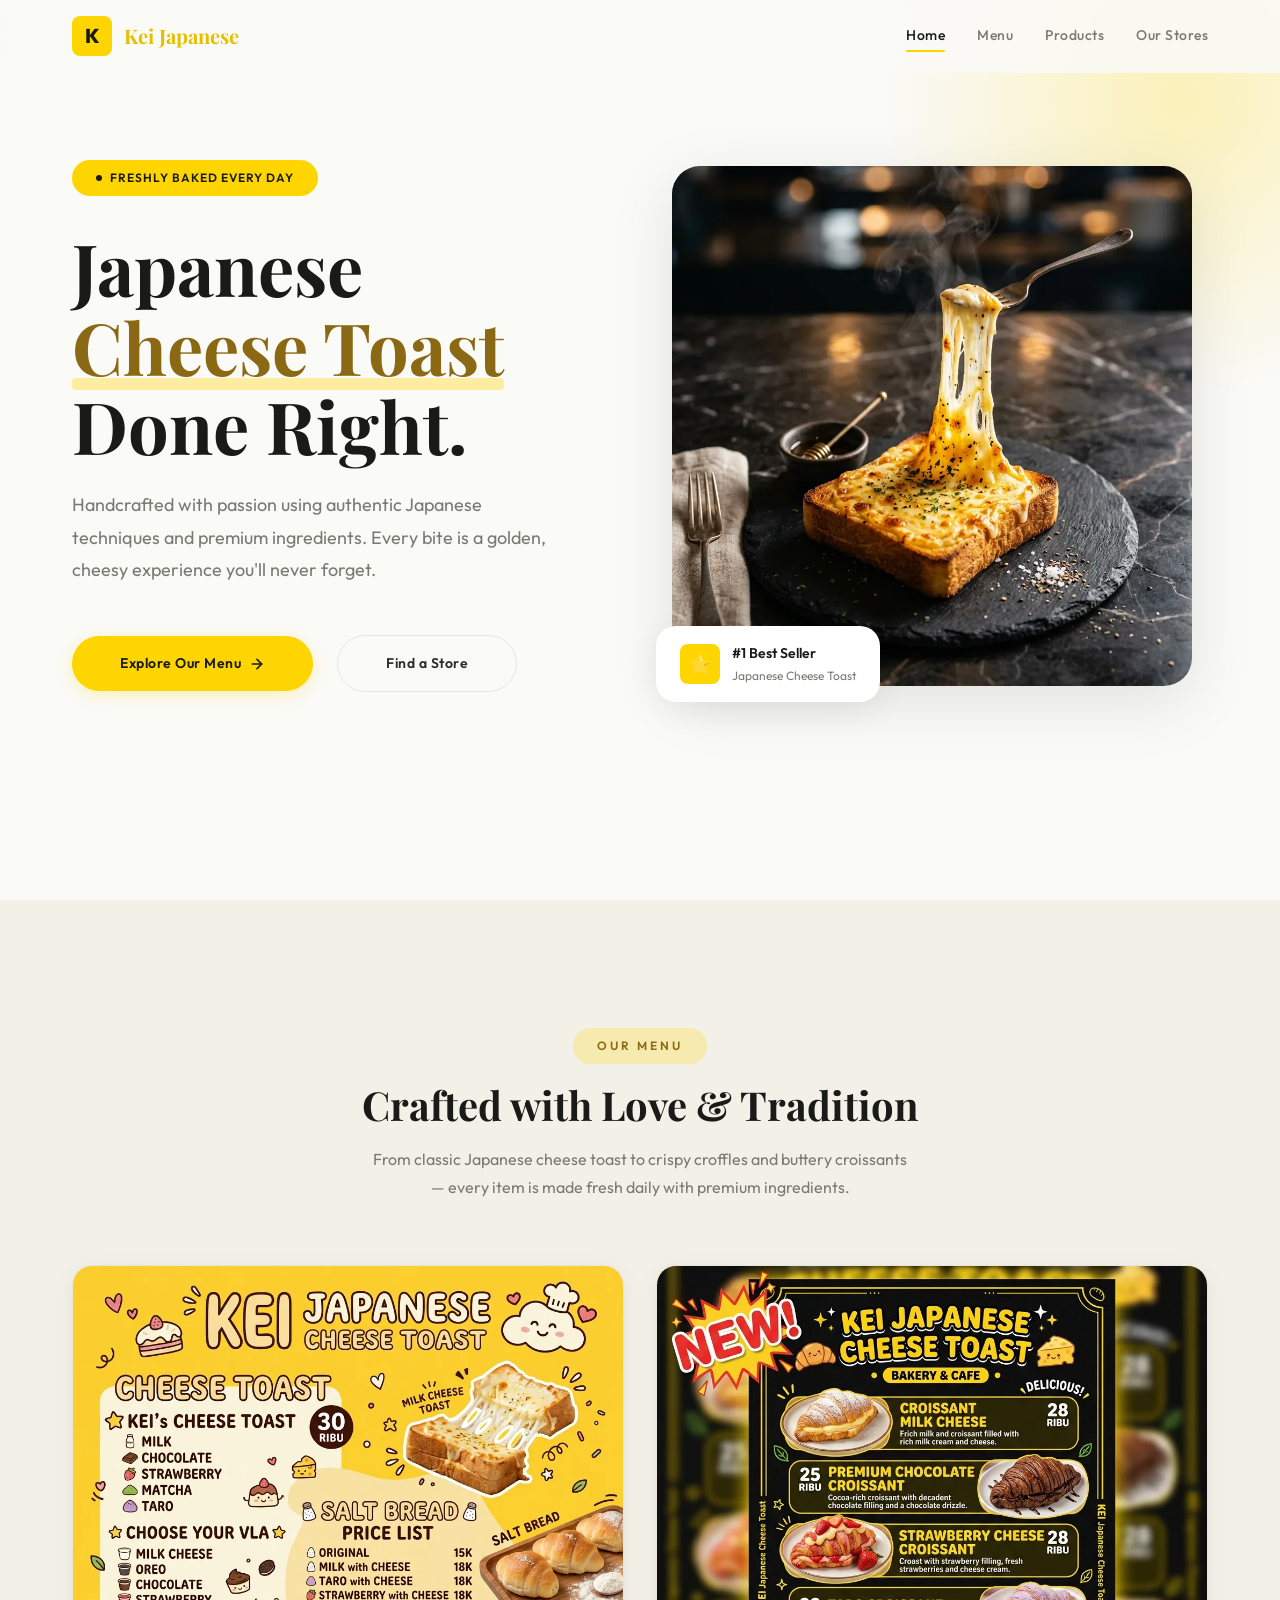
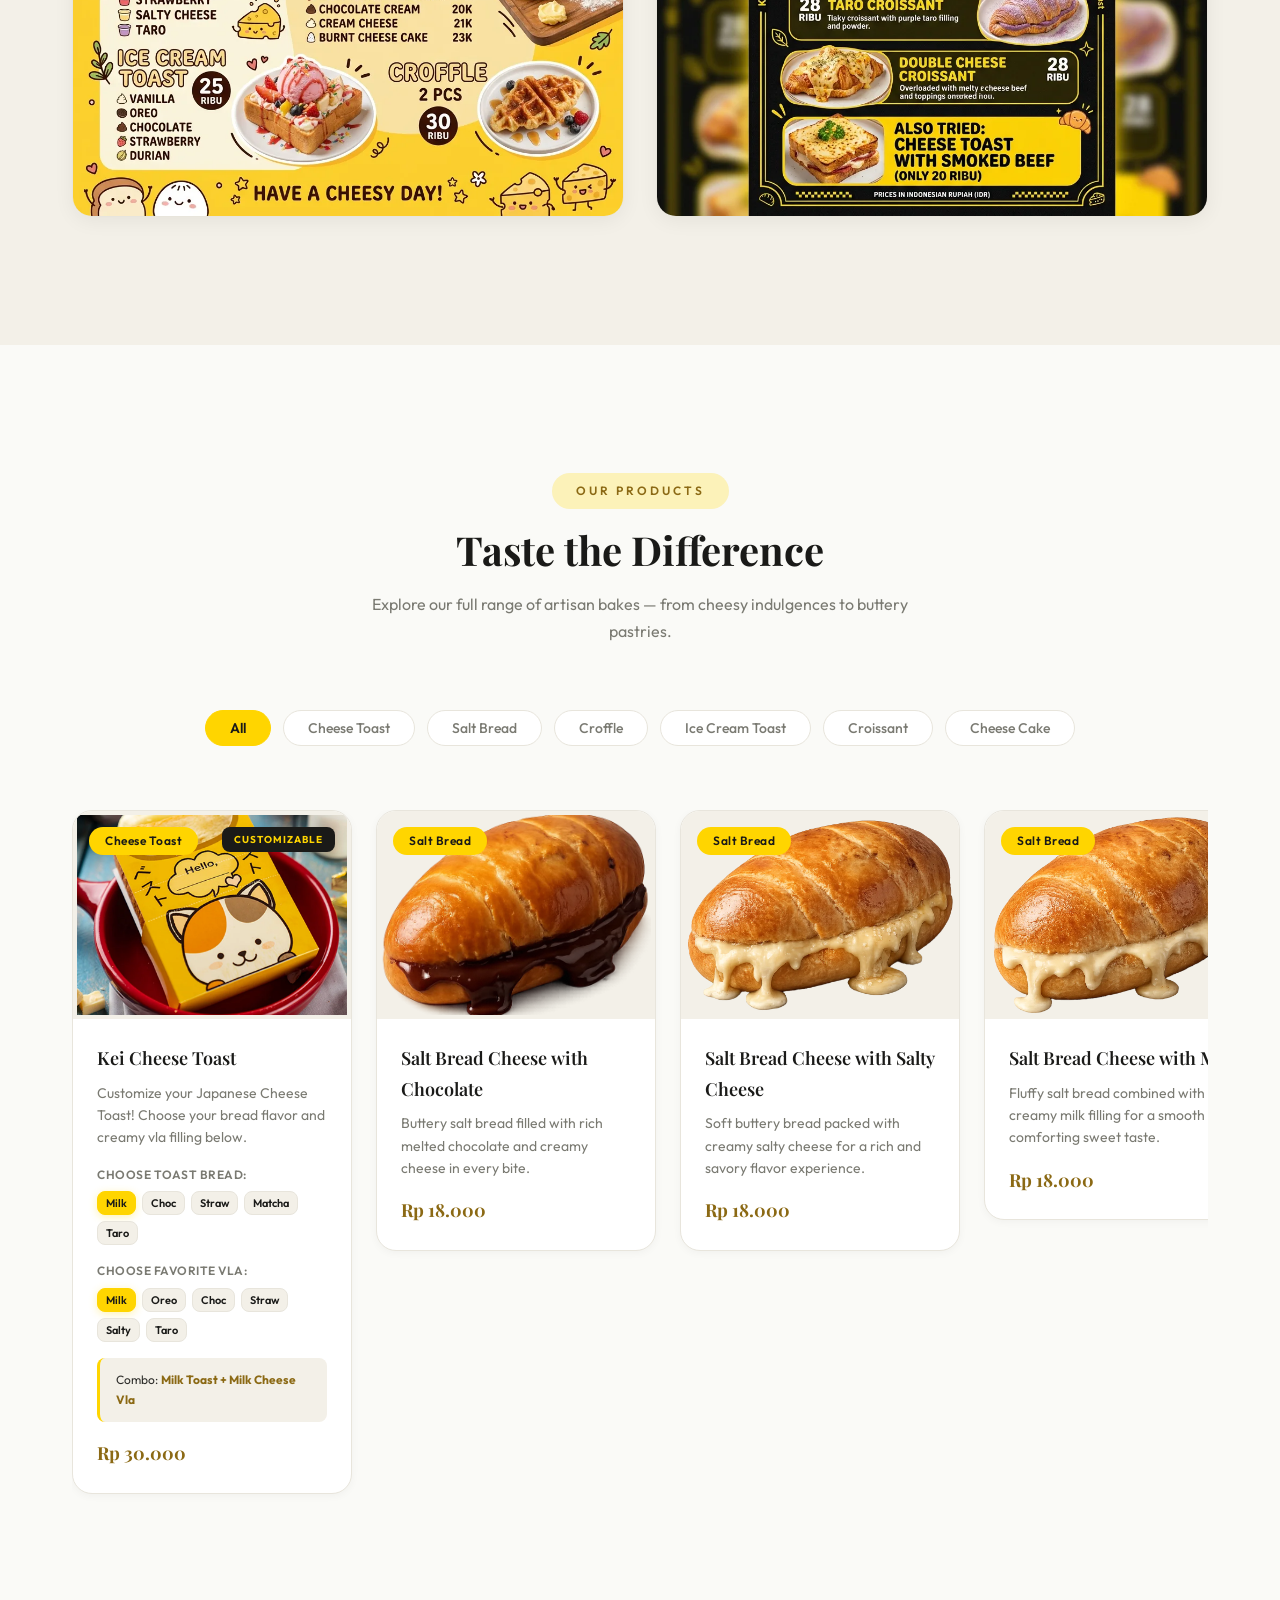
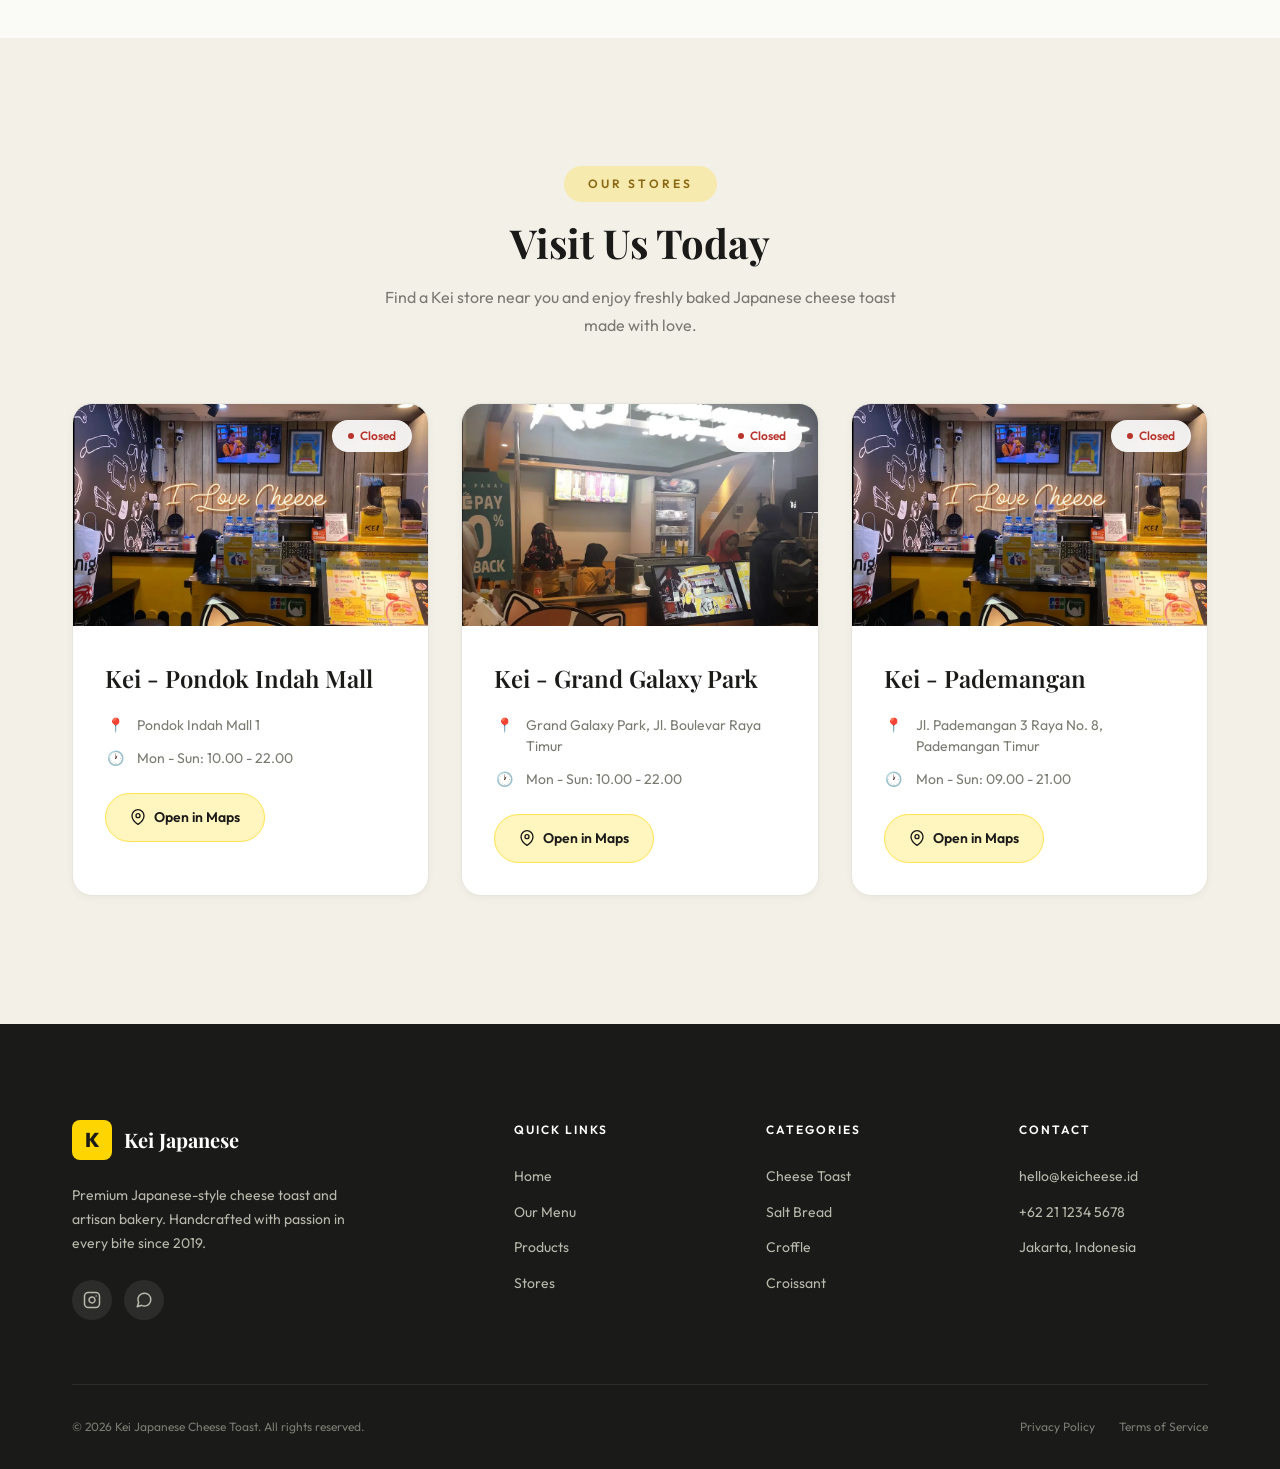
<file: index.html>
<!DOCTYPE html>
<html lang="en">

<head>
  <meta charset="UTF-8" />
  <meta name="viewport" content="width=device-width, initial-scale=1.0" />
  <title>Kei Japanese Cheese Toast — Premium Artisan Bakery</title>
  <meta name="description"
    content="Kei Japanese Cheese Toast offers premium handcrafted Japanese-style cheese toast, salt bread, croffles, and croissants. Made fresh daily with authentic Japanese techniques." />
  <meta name="keywords" content="Kei, Japanese, Cheese Toast, Bakery, Salt Bread, Croffle, Croissant, Artisan" />
  <meta name="author" content="Kei Japanese Cheese Toast" />

  <!-- Open Graph -->
  <meta property="og:title" content="Kei Japanese Cheese Toast — Premium Artisan Bakery" />
  <meta property="og:description"
    content="Handcrafted Japanese-style cheese toast, salt bread, croffles, and more. Made fresh daily." />
  <meta property="og:type" content="website" />

  <!-- Favicon -->
  <link rel="icon" type="image/svg+xml" href="assets/images/favicon.svg" />

  <!-- Stylesheet -->
  <link rel="stylesheet" href="assets/css/style.css" />
</head>

<body>

  <!-- Skip to main content for screen readers -->
  <a href="#main-content" class="skip-link">Skip to main content</a>

  <!-- ==========================================
       NAVBAR
       ========================================== -->
  <nav class="navbar" id="navbar" aria-label="Main navigation">
    <div class="container navbar__inner">

      <!-- Logo -->
      <a href="#hero" class="navbar__logo" id="nav-logo" aria-label="Kei Japanese Home">
        <div class="navbar__logo-icon">K</div>
        <div class="navbar__logo-text">Kei Japanese</div>
      </a>

      <!-- Navigation Links -->
      <div class="navbar__links" id="navbar-links" role="navigation" aria-label="Site Navigation">
        <a href="#hero" class="navbar__link active" id="nav-home">Home</a>
        <a href="#menu" class="navbar__link" id="nav-menu">Menu</a>
        <a href="#products" class="navbar__link" id="nav-products">Products</a>
        <a href="#stores" class="navbar__link" id="nav-stores">Our Stores</a>
      </div>

      <!-- Mobile Toggle -->
      <button class="navbar__toggle" id="navbar-toggle" aria-label="Toggle navigation menu" aria-expanded="false" aria-controls="navbar-links">
        <span></span>
        <span></span>
        <span></span>
      </button>
    </div>

    <!-- Mobile Overlay -->
    <div class="navbar__overlay" id="navbar-overlay" aria-hidden="true"></div>
  </nav>

  <!-- ==========================================
       MAIN CONTENT LANDMARK
       ========================================== -->
  <main id="main-content">

    <!-- ==========================================
         HERO SECTION
         ========================================== -->
    <section class="hero section-padding" id="hero">
    <div class="hero__bg-accent"></div>
    <div class="container hero__inner">

      <!-- Content -->
      <div class="hero__content">
        <div class="hero__badge">
          <span class="hero__badge-dot"></span>
          Freshly Baked Every Day
        </div>
        <h1 class="hero__title">
          Japanese<br />
          <span class="highlight">Cheese Toast</span><br />
          Done Right.
        </h1>
        <p class="hero__description">
          Handcrafted with passion using authentic Japanese techniques and premium ingredients.
          Every bite is a golden, cheesy experience you'll never forget.
        </p>
        <div class="hero__actions">
          <a href="#products" class="btn btn--primary" id="hero-cta-explore">
            Explore Our Menu
            <svg width="16" height="16" viewBox="0 0 24 24" fill="none" stroke="currentColor" stroke-width="2.5"
              stroke-linecap="round" stroke-linejoin="round">
              <path d="M5 12h14" />
              <path d="m12 5 7 7-7 7" />
            </svg>
          </a>
          <a href="#stores" class="btn btn--outline" id="hero-cta-stores">
            Find a Store
          </a>
        </div>
      </div>

      <!-- Image -->
      <div class="hero__image-wrapper">
        <img class="hero__image" src="assets/images/hero-cheese-toast.webp" alt="Handcrafted Japanese cheese toast with stretchy golden cheese on a dark slate plate" loading="eager" fetchpriority="high" />
        <div class="hero__image-badge">
          <div class="hero__image-badge-icon">⭐</div>
          <div class="hero__image-badge-text">
            #1 Best Seller
            <span>Japanese Cheese Toast</span>
          </div>
        </div>
      </div>

    </div>
  </section>


  <!-- ==========================================
       MENU SECTION
       ========================================== -->
  <section class="menu section-padding" id="menu">
    <div class="container">

      <!-- Section Header -->
      <div class="section-header reveal">
        <span class="section-label">Our Menu</span>
        <h2 class="section-title">Crafted with Love & Tradition</h2>
        <p class="section-subtitle">
          From classic Japanese cheese toast to crispy croffles and buttery croissants —
          every item is made fresh daily with premium ingredients.
        </p>
      </div>

      <!-- Menu Images Gallery -->
      <div class="menu__gallery reveal">
        <div class="menu__gallery-item" id="menu-image-1">
          <img src="assets/images/menu-1.webp" alt="Kei Japanese Cheese Toast — Full Artisan Menu featuring cheese toast, salt bread, and croffles" loading="lazy" />
        </div>
        <div class="menu__gallery-item" id="menu-image-2">
          <img src="assets/images/menu-2.webp" alt="Kei Japanese Cheese Toast — Specialty Croissant and Beverage Menu" loading="lazy" />
        </div>
      </div>

    </div>
  </section>


  <!-- ==========================================
       PRODUCTS SECTION
       ========================================== -->
  <section class="products section-padding" id="products">
    <div class="container">

      <!-- Section Header -->
      <div class="section-header reveal">
        <span class="section-label">Our Products</span>
        <h2 class="section-title">Taste the Difference</h2>
        <p class="section-subtitle">
          Explore our full range of artisan bakes — from cheesy indulgences to buttery pastries.
        </p>
      </div>

      <!-- Filter Buttons -->
      <div class="products__filters reveal" role="tablist" aria-label="Product categories">
        <button class="filter-btn active" data-filter="all" id="filter-all" role="tab" aria-selected="true" aria-controls="products-grid">All</button>
        <button class="filter-btn" data-filter="cheese-toast" id="filter-cheese-toast" role="tab" aria-selected="false" aria-controls="products-grid">Cheese Toast</button>
        <button class="filter-btn" data-filter="salt-bread" id="filter-salt-bread" role="tab" aria-selected="false" aria-controls="products-grid">Salt Bread</button>
        <button class="filter-btn" data-filter="croffle" id="filter-croffle" role="tab" aria-selected="false" aria-controls="products-grid">Croffle</button>
        <button class="filter-btn" data-filter="ice-cream-toast" id="filter-ice-cream-toast" role="tab" aria-selected="false" aria-controls="products-grid">Ice Cream Toast</button>
        <button class="filter-btn" data-filter="croissant" id="filter-croissant" role="tab" aria-selected="false" aria-controls="products-grid">Croissant</button>
        <button class="filter-btn" data-filter="cheese-cake" id="filter-cheese-cake" role="tab" aria-selected="false" aria-controls="products-grid">Cheese Cake</button>
      </div>

      <!-- Product Grid — switches to horizontal scroll on "All" -->
      <div class="products__grid" id="products-grid" role="region" aria-label="Products catalog">

        <!-- ── Cheese Toast ── -->
        <div class="product-card product-card--customizer reveal reveal-delay-1" data-category="cheese-toast"
          id="product-custom-cheese-toast">
          <div class="product-card__image-wrapper">
            <img class="product-card__image" id="custom-toast-img" src="assets/images/cheese-toast/ct-original.webp" alt="Customizable Japanese Cheese Toast with golden toasted bread and creamy vla filling" loading="lazy" />
            <span class="product-card__category">Cheese Toast</span>
            <div class="product-card__badge-custom">Customizable</div>
          </div>
          <div class="product-card__body">
            <h3 class="product-card__name">Kei Cheese Toast</h3>
            <p class="product-card__desc">Customize your Japanese Cheese Toast! Choose your bread flavor and
              creamy vla filling below.</p>

            <!-- Toast Taste Selector -->
            <div class="customizer-group">
              <span class="customizer-label" id="label-toast-bread">Choose Toast Bread:</span>
              <div class="customizer-options" id="toast-taste-options" role="group" aria-labelledby="label-toast-bread">
                <button class="customizer-btn active" data-type="toast" data-value="Milk" style="--btn-color: #FFF9E6;"
                  title="Milk" aria-label="Milk bread" aria-pressed="true">Milk</button>
                <button class="customizer-btn" data-type="toast" data-value="Chocolate" style="--btn-color: #5C3A21;"
                  title="Chocolate" aria-label="Chocolate bread" aria-pressed="false">Choc</button>
                <button class="customizer-btn" data-type="toast" data-value="Strawberry" style="--btn-color: #FFC0CB;"
                  title="Strawberry" aria-label="Strawberry bread" aria-pressed="false">Straw</button>
                <button class="customizer-btn" data-type="toast" data-value="Matcha" style="--btn-color: #A9DFBF;"
                  title="Matcha" aria-label="Matcha bread" aria-pressed="false">Matcha</button>
                <button class="customizer-btn" data-type="toast" data-value="Taro" style="--btn-color: #D7BDE2;"
                  title="Taro" aria-label="Taro bread" aria-pressed="false">Taro</button>
              </div>
            </div>

            <!-- Vla Flavor Selector -->
            <div class="customizer-group">
              <span class="customizer-label" id="label-vla-flavor">Choose Favorite Vla:</span>
              <div class="customizer-options" id="vla-flavor-options" role="group" aria-labelledby="label-vla-flavor">
                <button class="customizer-btn active" data-type="vla" data-value="Milk Cheese"
                  title="Milk (Cheese)" aria-label="Milk Cheese Vla" aria-pressed="true">Milk</button>
                <button class="customizer-btn" data-type="vla" data-value="Oreo" title="Oreo" aria-label="Oreo Vla" aria-pressed="false">Oreo</button>
                <button class="customizer-btn" data-type="vla" data-value="Chocolate" title="Chocolate" aria-label="Chocolate Vla" aria-pressed="false">Choc</button>
                <button class="customizer-btn" data-type="vla" data-value="Strawberry" title="Strawberry" aria-label="Strawberry Vla" aria-pressed="false">Straw</button>
                <button class="customizer-btn" data-type="vla" data-value="Salty Cheese"
                  title="Salty Cheese (Not Sweet)" aria-label="Salty Cheese Vla" aria-pressed="false">Salty</button>
                <button class="customizer-btn" data-type="vla" data-value="Taro" title="Taro" aria-label="Taro Vla" aria-pressed="false">Taro</button>
              </div>
            </div>

            <!-- Combo Preview -->
            <div class="customizer-preview" aria-live="polite" aria-atomic="true">
              <span class="preview-text">Combo: <strong id="combo-selection">Milk Toast + Milk Cheese
                  Vla</strong></span>
            </div>

            <span class="product-card__price">Rp 30.000</span>
          </div>
        </div>

        <!-- ── Salt Bread ── -->
        <div class="product-card reveal reveal-delay-1" data-category="salt-bread" id="product-classic-salt-bread">
          <div class="product-card__image-wrapper">
            <img class="product-card__image" src="assets/images/salt-bread/sb-chocolate.webp" alt="Salt Bread Cheese filled with rich melted chocolate and creamy cheese" loading="lazy" />
            <span class="product-card__category">Salt Bread</span>
          </div>
          <div class="product-card__body">
            <h3 class="product-card__name">Salt Bread Cheese with Chocolate</h3>
            <p class="product-card__desc">Buttery salt bread filled with rich melted chocolate and creamy cheese in
              every bite.</p>
            <span class="product-card__price">Rp 18.000</span>
          </div>
        </div>

        <div class="product-card reveal reveal-delay-2" data-category="salt-bread" id="product-cheese-salt-bread">
          <div class="product-card__image-wrapper">
            <img class="product-card__image" src="assets/images/salt-bread/sb-salty-cheese.webp" alt="Salt Bread Cheese loaded with savory melted salty cheese" loading="lazy" />
            <span class="product-card__category">Salt Bread</span>
          </div>
          <div class="product-card__body">
            <h3 class="product-card__name">Salt Bread Cheese with Salty Cheese</h3>
            <p class="product-card__desc">Soft buttery bread packed with creamy salty cheese for a rich and savory
              flavor experience.</p>
            <span class="product-card__price">Rp 18.000</span>
          </div>
        </div>

        <div class="product-card reveal reveal-delay-1" data-category="salt-bread" id="product-classic-salt-bread">
          <div class="product-card__image-wrapper">
            <img class="product-card__image" src="assets/images/salt-bread/sb-milk.webp" alt="Salt Bread Cheese filled with smooth sweet milk cream" loading="lazy" />
            <span class="product-card__category">Salt Bread</span>
          </div>
          <div class="product-card__body">
            <h3 class="product-card__name">Salt Bread Cheese with Milk</h3>
            <p class="product-card__desc">Fluffy salt bread combined with creamy milk filling for a smooth and
              comforting sweet taste.</p>
            <span class="product-card__price">Rp 18.000</span>
          </div>
        </div>

        <div class="product-card reveal reveal-delay-2" data-category="salt-bread" id="product-cheese-salt-bread">
          <div class="product-card__image-wrapper">
            <img class="product-card__image" src="assets/images/salt-bread/sb-strawberry.webp" alt="Salt Bread Cheese filled with sweet strawberry glaze and cream cheese" loading="lazy" />
            <span class="product-card__category">Salt Bread</span>
          </div>
          <div class="product-card__body">
            <h3 class="product-card__name">Salt Bread Cheese with Strawberry</h3>
            <p class="product-card__desc">Buttery salt bread filled with creamy cheese and sweet strawberry flavor,
              perfectly balanced and refreshing.</p>
            <span class="product-card__price">Rp 22.000</span>
          </div>
        </div>

        <div class="product-card reveal reveal-delay-1" data-category="salt-bread" id="product-classic-salt-bread">
          <div class="product-card__image-wrapper">
            <img class="product-card__image" src="assets/images/salt-bread/sb-taro.webp" alt="Salt Bread Cheese filled with fragrant purple taro cream" loading="lazy" />
            <span class="product-card__category">Salt Bread</span>
          </div>
          <div class="product-card__body">
            <h3 class="product-card__name">Salt Bread Cheese with Taro</h3>
            <p class="product-card__desc">Soft salt bread with creamy taro filling and cheese for a unique sweet savory
              combination.</p>
            <span class="product-card__price">Rp 20.000</span>
          </div>
        </div>

        <div class="product-card reveal reveal-delay-2" data-category="salt-bread" id="product-cheese-salt-bread">
          <div class="product-card__image-wrapper">
            <img class="product-card__image" src="assets/images/salt-bread/sb-original.webp" alt="Classic Japanese Salt Bread with buttery flaky crust" loading="lazy" />
            <span class="product-card__category">Salt Bread</span>
          </div>
          <div class="product-card__body">
            <h3 class="product-card__name">Salt Bread Original</h3>
            <p class="product-card__desc">Classic buttery salt bread with a soft texture, golden crust, and perfectly
              savory flavor.</p>
            <span class="product-card__price">Rp 15.000</span>
          </div>
        </div>

        <div class="product-card reveal reveal-delay-1" data-category="salt-bread" id="product-classic-salt-bread">
          <div class="product-card__image-wrapper">
            <img class="product-card__image" src="assets/images/salt-bread/sb-cream-cheese.webp" alt="Salt Bread filled with rich fluffy cream cheese" loading="lazy" />
            <span class="product-card__category">Salt Bread</span>
          </div>
          <div class="product-card__body">
            <h3 class="product-card__name">Salt Bread Cheese with Cream Cheese</h3>
            <p class="product-card__desc">Warm buttery bread loaded with rich cream cheese filling for extra creamy
              delicious goodness.</p>
            <span class="product-card__price">Rp 22.000</span>
          </div>
        </div>

        <div class="product-card reveal reveal-delay-2" data-category="salt-bread" id="product-cheese-salt-bread">
          <div class="product-card__image-wrapper">
            <img class="product-card__image" src="assets/images/salt-bread/sb-cream-chocolate.webp" alt="Salt Bread filled with rich dark chocolate cream" loading="lazy" />
            <span class="product-card__category">Salt Bread</span>
          </div>
          <div class="product-card__body">
            <h3 class="product-card__name">Salt Bread with Chocolate Cream</h3>
            <p class="product-card__desc">Soft and buttery salt bread filled with smooth chocolate cream for a sweet
              indulgent treat.</p>
            <span class="product-card__price">Rp 20.000</span>
          </div>
        </div>

        <!-- ── Croffle ── -->
        <div class="product-card reveal reveal-delay-1" data-category="croffle" id="product-classic-croffle">
          <div class="product-card__image-wrapper">
            <img class="product-card__image" src="assets/images/croffle/croffle.webp" alt="Golden crispy croissant waffle (croffle) with caramelized sugar crust" loading="lazy" />
            <span class="product-card__category">Croffle</span>
          </div>
          <div class="product-card__body">
            <h3 class="product-card__name">Classic Croffle</h3>
            <p class="product-card__desc">Crispy buttery croffle with flaky layers and golden texture, perfect for sweet
              or savory cravings.</p>
            <span class="product-card__price">Rp 20.000</span>
          </div>
        </div>

        <!-- ── Ice Cream Toast ── -->
        <div class="product-card reveal reveal-delay-1" data-category="ice-cream-toast"
          id="product-chocolate-ice-cream-toast">
          <div class="product-card__image-wrapper">
            <img class="product-card__image" src="assets/images/ice-cream-toast/ict-chocolate.webp"
                alt="Warm toasted cheese bread topped with rich chocolate ice cream" loading="lazy" />
            <span class="product-card__category">Ice Cream Toast</span>
          </div>
          <div class="product-card__body">
            <h3 class="product-card__name">Chocolate Ice Cream Toast</h3>
            <p class="product-card__desc">Crispy buttery toast topped with creamy chocolate ice cream for a rich and
              satisfying dessert.
            </p>
            <span class="product-card__price">Rp 25.000</span>
          </div>
        </div>

        <div class="product-card reveal reveal-delay-2" data-category="ice-cream-toast"
          id="product-strawberry-ice-cream-toast">
          <div class="product-card__image-wrapper">
            <img class="product-card__image" src="assets/images/ice-cream-toast/ict-strawberry.webp"
                alt="Golden toast served with refreshing strawberry ice cream" loading="lazy" />
            <span class="product-card__category">Ice Cream Toast</span>
          </div>
          <div class="product-card__body">
            <h3 class="product-card__name">Strawberry Ice Cream Toast</h3>
            <p class="product-card__desc">Golden toast served with refreshing strawberry ice cream and a perfectly sweet
              fruity flavor.</p>
            <span class="product-card__price">Rp 25.000</span>
          </div>
        </div>

        <div class="product-card reveal reveal-delay-1" data-category="ice-cream-toast"
          id="product-vanilla-ice-cream-toast">
          <div class="product-card__image-wrapper">
            <img class="product-card__image" src="assets/images/ice-cream-toast/ict-chocolate.webp"
                alt="Warm crispy toast paired with smooth vanilla ice cream" loading="lazy" />
            <span class="product-card__category">Ice Cream Toast</span>
          </div>
          <div class="product-card__body">
            <h3 class="product-card__name">Vanilla Ice Cream Toast</h3>
            <p class="product-card__desc">Warm crispy toast paired with smooth vanilla ice cream for a simple yet
              delightful treat.
            </p>
            <span class="product-card__price">Rp 25.000</span>
          </div>
        </div>

        <div class="product-card reveal reveal-delay-2" data-category="ice-cream-toast"
          id="product-oreo-ice-cream-toast">
          <div class="product-card__image-wrapper">
            <img class="product-card__image" src="assets/images/ice-cream-toast/ict-strawberry.webp"
                alt="Crunchy toast topped with creamy Oreo ice cream" loading="lazy" />
            <span class="product-card__category">Ice Cream Toast</span>
          </div>
          <div class="product-card__body">
            <h3 class="product-card__name">Oreo Ice Cream Toast</h3>
            <p class="product-card__desc">Crunchy toast topped with creamy Oreo ice cream and rich chocolate cookie
              goodness in every bite.</p>
            <span class="product-card__price">Rp 25.000</span>
          </div>
        </div>

        <div class="product-card reveal reveal-delay-2" data-category="ice-cream-toast"
          id="product-durian-ice-cream-toast">
          <div class="product-card__image-wrapper">
            <img class="product-card__image" src="assets/images/ice-cream-toast/ict-chocolate.webp"
                alt="Buttery toast combined with creamy durian ice cream" loading="lazy" />
            <span class="product-card__category">Ice Cream Toast</span>
          </div>
          <div class="product-card__body">
            <h3 class="product-card__name">Durian Ice Cream Toast</h3>
            <p class="product-card__desc">Buttery toast combined with creamy durian ice cream for a bold and
              unforgettable tropical dessert.</p>
            <span class="product-card__price">Rp 25.000</span>
          </div>
        </div>

        <!-- ── Croissant ── -->
        <div class="product-card reveal reveal-delay-1" data-category="croissant" id="product-milk-cheese-croissant">
          <div class="product-card__image-wrapper">
            <img class="product-card__image" src="assets/images/croissant/c-milk-cheese.webp" alt="Flaky Japanese croissant filled with sweet milk and melted cheese" loading="lazy" />
            <span class="product-card__category">Croissant</span>
          </div>
          <div class="product-card__body">
            <h3 class="product-card__name">Croissant Milk Cheese</h3>
            <p class="product-card__desc">Buttery flaky croissant filled with creamy milk and cheese for a perfectly
              soft sweet savory bite.</p>
            <span class="product-card__price">Rp 28.000</span>
          </div>
        </div>

        <div class="product-card reveal reveal-delay-2" data-category="croissant" id="product-premium-chocolate-croissant">
          <div class="product-card__image-wrapper">
            <img class="product-card__image" src="assets/images/croissant/c-premium-chocolate.webp" alt="Flaky Japanese croissant filled with premium Belgian chocolate" loading="lazy" />
            <span class="product-card__category">Croissant</span>
          </div>
          <div class="product-card__body">
            <h3 class="product-card__name">Premium Chocolate Croissant</h3>
            <p class="product-card__desc">Golden croissant layered with rich premium chocolate filling for an indulgent
              and satisfying pastry experience.</p>
            <span class="product-card__price">Rp 25.000</span>
          </div>
        </div>

        <div class="product-card reveal reveal-delay-1" data-category="croissant" id="product-chocolate-ice-cream-croissant">
          <div class="product-card__image-wrapper">
            <img class="product-card__image" src="assets/images/croissant/c-chocolate-ice-cream.webp" alt="Crispy croissant topped with a scoop of chocolate ice cream" loading="lazy" />
            <span class="product-card__category">Croissant</span>
          </div>
          <div class="product-card__body">
            <h3 class="product-card__name">Chocolate Ice Cream Croissant</h3>
            <p class="product-card__desc">Crispy croissant served with creamy chocolate ice cream for a refreshing sweet
              and buttery combination.</p>
            <span class="product-card__price">Rp 25.000</span>
          </div>
        </div>

        <div class="product-card reveal reveal-delay-2" data-category="croissant" id="product-strawberry-ice-cream-croissant">
          <div class="product-card__image-wrapper">
            <img class="product-card__image" src="assets/images/croissant/c-strawberry-ice-cream.webp" alt="Crispy croissant topped with a scoop of strawberry ice cream" loading="lazy" />
            <span class="product-card__category">Croissant</span>
          </div>
          <div class="product-card__body">
            <h3 class="product-card__name">Strawberry Ice Cream Croissant</h3>
            <p class="product-card__desc">Flaky croissant topped with smooth strawberry ice cream and fruity sweetness
              in every delicious bite.</p>
            <span class="product-card__price">Rp 25.000</span>
          </div>
        </div>

        <div class="product-card reveal reveal-delay-1" data-category="croissant" id="product-cheese-chocolate-croissant">
          <div class="product-card__image-wrapper">
            <img class="product-card__image" src="assets/images/croissant/c-cheese-chocolate.webp" alt="Flaky croissant filled with double cheese and dark chocolate" loading="lazy" />
            <span class="product-card__category">Croissant</span>
          </div>
          <div class="product-card__body">
            <h3 class="product-card__name">Cheese Chocolate Croissant</h3>
            <p class="product-card__desc">Buttery croissant filled with creamy cheese and rich chocolate for a balanced
              sweet savory flavor.</p>
            <span class="product-card__price">Rp 28.000</span>
          </div>
        </div>

        <div class="product-card reveal reveal-delay-1" data-category="croissant" id="product-strawberry-croissant">
          <div class="product-card__image-wrapper">
            <img class="product-card__image" src="assets/images/product-croissant.webp" alt="Freshly baked croissant filled with sweet strawberry cream" loading="lazy" />
            <span class="product-card__category">Croissant</span>
          </div>
          <div class="product-card__body">
            <h3 class="product-card__name">Strawberry Croissant</h3>
            <p class="product-card__desc">Freshly baked croissant filled with sweet strawberry cream for a light fruity
              and buttery pastry treat.</p>
            <span class="product-card__price">Rp 28.000</span>
          </div>
        </div>

        <div class="product-card reveal reveal-delay-2" data-category="croissant" id="product-taro-croissant">
          <div class="product-card__image-wrapper">
            <img class="product-card__image" src="assets/images/product-croissant.webp" alt="Crispy buttery croissant packed with smooth taro filling" loading="lazy" />
            <span class="product-card__category">Croissant</span>
          </div>
          <div class="product-card__body">
            <h3 class="product-card__name">Taro Croissant</h3>
            <p class="product-card__desc">Crispy buttery croissant packed with smooth taro filling for a sweet and
              unique flavor experience.</p>
            <span class="product-card__price">Rp 28.000</span>
          </div>
        </div>

        <div class="product-card reveal reveal-delay-1" data-category="croissant" id="product-double-cheese-croissant">
          <div class="product-card__image-wrapper">
            <img class="product-card__image" src="assets/images/product-croissant.webp" alt="Flaky croissant loaded with double cheese filling" loading="lazy" />
            <span class="product-card__category">Croissant</span>
          </div>
          <div class="product-card__body">
            <h3 class="product-card__name">Double Cheese Croissant</h3>
            <p class="product-card__desc">Flaky croissant loaded with double cheese filling for extra creamy rich and
              savory deliciousness.</p>
            <span class="product-card__price">Rp 28.000</span>
          </div>
        </div>

        <!-- ── Cheese Cake ── -->
        <div class="product-card reveal reveal-delay-1" data-category="cheese-cake" id="product-burnt-cheese-cake">
          <div class="product-card__image-wrapper">
            <img class="product-card__image" src="assets/images/cheese-cake/burnt-cheese-cake.webp" alt="Rich Japanese Burnt Basque Cheese Cake with a caramelized top" loading="lazy" />
            <span class="product-card__category">Cheese Cake</span>
          </div>
          <div class="product-card__body">
            <h3 class="product-card__name">Burnt Cheese Cake</h3>
            <p class="product-card__desc">Creamy burnt cheesecake with caramelized top, rich texture, and perfectly
              balanced sweet cheesy flavor.</p>
            <span class="product-card__price">Rp 28.000</span>
          </div>
        </div>

      </div>
    </div>
  </section>


  <!-- ==========================================
       STORES SECTION
       ========================================== -->
  <section class="stores section-padding" id="stores">
    <div class="container">

      <!-- Section Header -->
      <div class="section-header reveal">
        <span class="section-label">Our Stores</span>
        <h2 class="section-title">Visit Us Today</h2>
        <p class="section-subtitle">
          Find a Kei store near you and enjoy freshly baked Japanese cheese toast made with love.
        </p>
      </div>

      <!-- Stores Grid -->
      <div class="stores__grid">

        <!-- Store 1 -->
        <div class="store-card reveal reveal-delay-1" id="store-central" data-open="10:00" data-close="22:00">
          <div class="store-card__image-wrapper">
            <img class="store-card__image" src="assets/images/store/s-pim.webp" alt="Kei Japanese Cheese Toast storefront at Pondok Indah Mall 1" loading="lazy" />
            <div class="store-card__status" data-status-target>
              <span class="store-card__status-dot"></span>
              <span class="store-card__status-text">Checking...</span>
            </div>
          </div>
          <div class="store-card__body">
            <h3 class="store-card__name">Kei - Pondok Indah Mall</h3>
            <div class="store-card__info">
              <div class="store-card__info-item">
                <span class="store-card__info-icon">📍</span>
                <span>Pondok Indah Mall 1</span>
              </div>
              <div class="store-card__info-item">
                <span class="store-card__info-icon">🕐</span>
                <span>Mon - Sun: 10.00 - 22.00</span>
              </div>
            </div>
            <a href="https://maps.app.goo.gl/Umr7S4RYanR5oiLSA" target="_blank" rel="noopener noreferrer"
              class="store-card__map-btn" id="store-central-map">
              <svg width="16" height="16" viewBox="0 0 24 24" fill="none" stroke="currentColor" stroke-width="2"
                stroke-linecap="round" stroke-linejoin="round">
                <path d="M21 10c0 7-9 13-9 13s-9-6-9-13a9 9 0 0 1 18 0z" />
                <circle cx="12" cy="10" r="3" />
              </svg>
              Open in Maps
            </a>
          </div>
        </div>

        <!-- Store 2 -->
        <div class="store-card reveal reveal-delay-2" id="store-south" data-open="10:00" data-close="22:00">
          <div class="store-card__image-wrapper">
            <img class="store-card__image" src="assets/images/store/s-ggp.webp" alt="Kei Japanese Cheese Toast storefront at Grand Galaxy Park" loading="lazy" />
            <div class="store-card__status" data-status-target>
              <span class="store-card__status-dot"></span>
              <span class="store-card__status-text">Checking...</span>
            </div>
          </div>
          <div class="store-card__body">
            <h3 class="store-card__name">Kei - Grand Galaxy Park</h3>
            <div class="store-card__info">
              <div class="store-card__info-item">
                <span class="store-card__info-icon">📍</span>
                <span>Grand Galaxy Park, Jl. Boulevar Raya Timur</span>
              </div>
              <div class="store-card__info-item">
                <span class="store-card__info-icon">🕐</span>
                <span>Mon - Sun: 10.00 - 22.00</span>
              </div>
            </div>
            <a href="https://maps.app.goo.gl/R5bYNSTWRo8ercft8" target="_blank" rel="noopener noreferrer"
              class="store-card__map-btn" id="store-south-map">
              <svg width="16" height="16" viewBox="0 0 24 24" fill="none" stroke="currentColor" stroke-width="2"
                stroke-linecap="round" stroke-linejoin="round">
                <path d="M21 10c0 7-9 13-9 13s-9-6-9-13a9 9 0 0 1 18 0z" />
                <circle cx="12" cy="10" r="3" />
              </svg>
              Open in Maps
            </a>
          </div>
        </div>

        <!-- Store 3 -->
        <div class="store-card reveal reveal-delay-3" id="store-west" data-open="09:00" data-close="21:00">
          <div class="store-card__image-wrapper">
            <img class="store-card__image" src="assets/images/store/s-pim.webp" alt="Kei Japanese Cheese Toast storefront at Pademangan Timur" loading="lazy" />
            <div class="store-card__status" data-status-target>
              <span class="store-card__status-dot"></span>
              <span class="store-card__status-text">Checking...</span>
            </div>
          </div>
          <div class="store-card__body">
            <h3 class="store-card__name">Kei - Pademangan</h3>
            <div class="store-card__info">
              <div class="store-card__info-item">
                <span class="store-card__info-icon">📍</span>
                <span>Jl. Pademangan 3 Raya No. 8, Pademangan Timur</span>
              </div>
              <div class="store-card__info-item">
                <span class="store-card__info-icon">🕐</span>
                <span>Mon - Sun: 09.00 - 21.00</span>
              </div>
            </div>
            <a href="https://maps.google.com" target="_blank" rel="noopener noreferrer" class="store-card__map-btn"
              id="store-west-map">
              <svg width="16" height="16" viewBox="0 0 24 24" fill="none" stroke="currentColor" stroke-width="2"
                stroke-linecap="round" stroke-linejoin="round">
                <path d="M21 10c0 7-9 13-9 13s-9-6-9-13a9 9 0 0 1 18 0z" />
                <circle cx="12" cy="10" r="3" />
              </svg>
              Open in Maps
            </a>
          </div>
        </div>

      </div>
    </div>
  </section>

  </main>


  <!-- ==========================================
       FOOTER
       ========================================== -->
  <footer class="footer" id="footer">
    <div class="container">
      <div class="footer__inner">

        <!-- Brand Column -->
        <div class="footer__brand">
          <div class="footer__logo">
            <div class="footer__logo-icon">K</div>
            <div class="footer__logo-text">Kei Japanese</div>
          </div>
          <p class="footer__desc">
            Premium Japanese-style cheese toast and artisan bakery.
            Handcrafted with passion in every bite since 2019.
          </p>
          <div class="footer__social">
            <a href="https://www.instagram.com/keijapanesecheesetoast" target="_blank" rel="noopener noreferrer"
              class="footer__social-link" aria-label="Follow Kei Japanese Cheese Toast on Instagram" id="social-instagram">
              <svg width="18" height="18" viewBox="0 0 24 24" fill="none" stroke="currentColor" stroke-width="2"
                stroke-linecap="round" stroke-linejoin="round" aria-hidden="true">
                <rect width="20" height="20" x="2" y="2" rx="5" ry="5" />
                <path d="M16 11.37A4 4 0 1 1 12.63 8 4 4 0 0 1 16 11.37z" />
                <line x1="17.5" x2="17.51" y1="6.5" y2="6.5" />
              </svg>
            </a>
            <a href="#" class="footer__social-link" aria-label="Contact Kei Japanese Cheese Toast on WhatsApp" id="social-whatsapp">
              <svg width="18" height="18" viewBox="0 0 24 24" fill="none" stroke="currentColor" stroke-width="2"
                stroke-linecap="round" stroke-linejoin="round" aria-hidden="true">
                <path
                  d="M21 11.5a8.38 8.38 0 0 1-.9 3.8 8.5 8.5 0 0 1-7.6 4.7 8.38 8.38 0 0 1-3.8-.9L3 21l1.9-5.7a8.38 8.38 0 0 1-.9-3.8 8.5 8.5 0 0 1 4.7-7.6 8.38 8.38 0 0 1 3.8-.9h.5a8.48 8.48 0 0 1 8 8v.5z" />
              </svg>
            </a>
          </div>
        </div>

        <!-- Quick Links -->
        <div>
          <h4 class="footer__column-title">Quick Links</h4>
          <nav class="footer__links" aria-label="Footer quick links">
            <a href="#hero" class="footer__link">Home</a>
            <a href="#menu" class="footer__link">Our Menu</a>
            <a href="#products" class="footer__link">Products</a>
            <a href="#stores" class="footer__link">Stores</a>
          </nav>
        </div>

        <!-- Categories -->
        <div>
          <h4 class="footer__column-title">Categories</h4>
          <nav class="footer__links" aria-label="Footer category links">
            <a href="#menu" class="footer__link">Cheese Toast</a>
            <a href="#menu" class="footer__link">Salt Bread</a>
            <a href="#menu" class="footer__link">Croffle</a>
            <a href="#menu" class="footer__link">Croissant</a>
          </nav>
        </div>

        <!-- Contact -->
        <div>
          <h4 class="footer__column-title">Contact</h4>
          <div class="footer__links">
            <span class="footer__link">hello@keicheese.id</span>
            <span class="footer__link">+62 21 1234 5678</span>
            <span class="footer__link">Jakarta, Indonesia</span>
          </div>
        </div>

      </div>

      <!-- Bottom Bar -->
      <div class="footer__bottom">
        <p class="footer__copyright">&copy; 2026 Kei Japanese Cheese Toast. All rights reserved.</p>
        <div class="footer__bottom-links">
          <a href="#" class="footer__bottom-link">Privacy Policy</a>
          <a href="#" class="footer__bottom-link">Terms of Service</a>
        </div>
      </div>

    </div>
  </footer>


  <!-- Scroll to Top Button -->
  <button class="scroll-top-btn" id="scroll-top-btn" aria-label="Scroll to top of page">
    <svg width="20" height="20" viewBox="0 0 24 24" fill="none" stroke="currentColor" stroke-width="2.5"
      stroke-linecap="round" stroke-linejoin="round" aria-hidden="true">
      <path d="M18 15l-6-6-6 6" />
    </svg>
  </button>

  <!-- Scripts -->
  <script src="assets/js/script.js"></script>
</body>

</html>
</file>
<file: assets/css/style.css>
/* ============================================
   KEI JAPANESE CHEESE TOAST — Design System
   ============================================ */

/* ---------- Google Fonts ---------- */
@import url('https://fonts.googleapis.com/css2?family=Outfit:wght@300;400;500;600;700;800&family=Playfair+Display:ital,wght@0,400;0,600;0,700;1,400&display=swap');

/* ---------- CSS Custom Properties ---------- */
:root {
  /* Brand Colors — Yellow Palette */
  --clr-primary:       #FFD500;
  --clr-primary-light: #FFE34D;
  --clr-primary-dark:  #E6BF00;
  --clr-primary-glow:  rgba(255, 213, 0, 0.25);

  /* Neutrals */
  --clr-bg:            #FAFAF7;
  --clr-bg-alt:        #F3F0E8;
  --clr-surface:       #FFFFFF;
  --clr-dark:          #1A1A18;
  --clr-text:          #2D2D2A;
  --clr-text-muted:    #7A7A72;
  --clr-border:        #E8E5DC;

  /* Accent */
  --clr-accent-warm:   #F2994A;
  --clr-accent-brown:  #8B6914;

  /* Typography */
  --ff-heading: 'Playfair Display', Georgia, serif;
  --ff-body:    'Outfit', 'Segoe UI', sans-serif;

  /* Font Sizes — Fluid (clamp) */
  --fs-display: clamp(2.75rem, 5vw + 1rem, 4.5rem);
  --fs-h1:      clamp(2rem, 4vw + 0.5rem, 3.25rem);
  --fs-h2:      clamp(1.75rem, 3vw + 0.5rem, 2.5rem);
  --fs-h3:      clamp(1.25rem, 2vw + 0.25rem, 1.5rem);
  --fs-body:    1rem;
  --fs-small:   0.875rem;
  --fs-xs:      0.75rem;

  /* Spacing */
  --space-xs:  0.5rem;
  --space-sm:  0.75rem;
  --space-md:  1rem;
  --space-lg:  1.5rem;
  --space-xl:  2rem;
  --space-2xl: 3rem;
  --space-3xl: 4rem;
  --space-4xl: 6rem;
  --space-5xl: 8rem;

  /* Layout */
  --container-max: 1200px;
  --container-px:  clamp(1rem, 3vw, 2rem);

  /* Border Radius */
  --radius-sm:   8px;
  --radius-md:   12px;
  --radius-lg:   20px;
  --radius-xl:   28px;
  --radius-full: 100px;

  /* Shadows */
  --shadow-sm:   0 2px 8px rgba(0, 0, 0, 0.04);
  --shadow-md:   0 4px 20px rgba(0, 0, 0, 0.06);
  --shadow-lg:   0 8px 40px rgba(0, 0, 0, 0.08);
  --shadow-xl:   0 16px 64px rgba(0, 0, 0, 0.10);
  --shadow-glow: 0 0 40px var(--clr-primary-glow);

  /* Transitions */
  --ease-out:    cubic-bezier(0.22, 1, 0.36, 1);
  --ease-spring: cubic-bezier(0.34, 1.56, 0.64, 1);
  --dur-fast:    200ms;
  --dur-normal:  400ms;
  --dur-slow:    600ms;
}


/* ============================================
   RESET & BASE
   ============================================ */
*,
*::before,
*::after {
  margin: 0;
  padding: 0;
  box-sizing: border-box;
}

html {
  scroll-behavior: smooth;
  -webkit-font-smoothing: antialiased;
  -moz-osx-font-smoothing: grayscale;
}

body {
  font-family: var(--ff-body);
  font-size: var(--fs-body);
  color: var(--clr-text);
  background-color: var(--clr-bg);
  line-height: 1.7;
  overflow-x: hidden;
}

img {
  max-width: 100%;
  height: auto;
  display: block;
}

a {
  text-decoration: none;
  color: inherit;
}

ul, ol {
  list-style: none;
}

button {
  font-family: inherit;
  cursor: pointer;
  border: none;
  background: none;
}


/* ============================================
   UTILITY CLASSES
   ============================================ */
.container {
  width: 100%;
  max-width: var(--container-max);
  margin-inline: auto;
  padding-inline: var(--container-px);
}

.section-padding {
  padding-block: var(--space-5xl);
}

/* Section header */
.section-header {
  text-align: center;
  margin-bottom: var(--space-3xl);
}

.section-label {
  display: inline-block;
  font-family: var(--ff-body);
  font-size: var(--fs-xs);
  font-weight: 600;
  letter-spacing: 3px;
  text-transform: uppercase;
  color: var(--clr-accent-brown);
  background: var(--clr-primary-glow);
  padding: var(--space-xs) var(--space-lg);
  border-radius: var(--radius-full);
  margin-bottom: var(--space-md);
}

.section-title {
  font-family: var(--ff-heading);
  font-size: var(--fs-h2);
  font-weight: 700;
  color: var(--clr-dark);
  line-height: 1.25;
  margin-bottom: var(--space-md);
}

.section-subtitle {
  font-size: var(--fs-body);
  color: var(--clr-text-muted);
  max-width: 540px;
  margin-inline: auto;
  line-height: 1.7;
}


/* ============================================
   SCROLL REVEAL ANIMATIONS
   ============================================ */
.reveal {
  opacity: 0;
  transform: translateY(40px);
  transition: opacity var(--dur-slow) var(--ease-out),
              transform var(--dur-slow) var(--ease-out);
}

.reveal.revealed {
  opacity: 1;
  transform: translateY(0);
}

.reveal-delay-1 { transition-delay: 100ms; }
.reveal-delay-2 { transition-delay: 200ms; }
.reveal-delay-3 { transition-delay: 300ms; }


/* ============================================
   KEYFRAME ANIMATIONS
   ============================================ */
@keyframes fadeInUp {
  from {
    opacity: 0;
    transform: translateY(30px);
  }
  to {
    opacity: 1;
    transform: translateY(0);
  }
}

@keyframes scaleIn {
  from {
    opacity: 0;
    transform: scale(0.92);
  }
  to {
    opacity: 1;
    transform: scale(1);
  }
}

@keyframes float {
  0%, 100% { transform: translateY(0); }
  50%      { transform: translateY(-12px); }
}

@keyframes pulse-glow {
  0%, 100% { box-shadow: 0 0 0 0 var(--clr-primary-glow); }
  50%      { box-shadow: 0 0 30px 8px var(--clr-primary-glow); }
}


/* ============================================
   NAVBAR
   ============================================ */
.navbar {
  position: fixed;
  top: 0;
  left: 0;
  width: 100%;
  z-index: 1000;
  background: rgba(250, 250, 247, 0.85);
  backdrop-filter: blur(16px);
  -webkit-backdrop-filter: blur(16px);
  border-bottom: 1px solid transparent;
  transition: background var(--dur-normal) var(--ease-out),
              border-color var(--dur-normal) var(--ease-out),
              box-shadow var(--dur-normal) var(--ease-out);
}

.navbar.scrolled {
  background: rgba(250, 250, 247, 0.96);
  border-bottom-color: var(--clr-border);
  box-shadow: var(--shadow-sm);
}

.navbar__inner {
  display: flex;
  align-items: center;
  justify-content: space-between;
  padding-block: var(--space-md);
}

/* Logo */
.navbar__logo {
  display: flex;
  align-items: center;
  gap: var(--space-sm);
}

.navbar__logo-icon {
  width: 40px;
  height: 40px;
  background: var(--clr-primary);
  border-radius: var(--radius-sm);
  display: flex;
  align-items: center;
  justify-content: center;
  font-size: 1.25rem;
  font-weight: 800;
  color: var(--clr-dark);
  transition: transform var(--dur-fast) var(--ease-spring);
}

.navbar__logo:hover .navbar__logo-icon {
  transform: rotate(-8deg) scale(1.05);
}

.navbar__logo-text {
  font-family: var(--ff-heading);
  font-size: 1.25rem;
  font-weight: 700;
  color: var(--clr-primary-dark);
}

.navbar__logo-text span {
  color: var(--clr-accent-brown);
}

/* Navigation Links */
.navbar__links {
  display: flex;
  align-items: center;
  gap: var(--space-xl);
}

.navbar__link {
  position: relative;
  font-size: var(--fs-small);
  font-weight: 500;
  color: var(--clr-text-muted);
  letter-spacing: 0.5px;
  transition: color var(--dur-fast) var(--ease-out);
}

.navbar__link::after {
  content: '';
  position: absolute;
  bottom: -4px;
  left: 0;
  width: 0%;
  height: 2px;
  background: var(--clr-primary);
  border-radius: 2px;
  transition: width var(--dur-normal) var(--ease-out);
}

.navbar__link:hover,
.navbar__link.active {
  color: var(--clr-dark);
}

.navbar__link:hover::after,
.navbar__link.active::after {
  width: 100%;
}

/* Mobile Toggle */
.navbar__toggle {
  display: none;
  flex-direction: column;
  gap: 5px;
  padding: 4px;
}

.navbar__toggle span {
  display: block;
  width: 24px;
  height: 2px;
  background: var(--clr-dark);
  border-radius: 2px;
  transition: transform var(--dur-fast) var(--ease-out),
              opacity var(--dur-fast) var(--ease-out);
}

.navbar__toggle.active span:nth-child(1) {
  transform: translateY(7px) rotate(45deg);
}

.navbar__toggle.active span:nth-child(2) {
  opacity: 0;
}

.navbar__toggle.active span:nth-child(3) {
  transform: translateY(-7px) rotate(-45deg);
}


/* ============================================
   HERO SECTION
   ============================================ */
.hero {
  position: relative;
  min-height: 100vh;
  display: flex;
  align-items: center;
  padding-top: 80px;
  overflow: hidden;
  background: var(--clr-bg);
}

.hero__bg-accent {
  position: absolute;
  top: -200px;
  right: -200px;
  width: 600px;
  height: 600px;
  background: radial-gradient(circle, var(--clr-primary-glow) 0%, transparent 70%);
  border-radius: 50%;
  pointer-events: none;
  z-index: 0;
}

.hero__inner {
  display: grid;
  grid-template-columns: 1fr 1fr;
  gap: var(--space-3xl);
  align-items: center;
  position: relative;
  z-index: 1;
}

/* Hero Content */
.hero__content {
  animation: fadeInUp 0.8s var(--ease-out) forwards;
}

.hero__badge {
  display: inline-flex;
  align-items: center;
  gap: var(--space-xs);
  background: var(--clr-primary);
  color: var(--clr-dark);
  padding: var(--space-xs) var(--space-lg);
  border-radius: var(--radius-full);
  font-size: var(--fs-xs);
  font-weight: 600;
  letter-spacing: 1px;
  text-transform: uppercase;
  margin-bottom: var(--space-xl);
}

.hero__badge-dot {
  width: 6px;
  height: 6px;
  background: var(--clr-dark);
  border-radius: 50%;
  animation: pulse-glow 2s infinite;
}

.hero__title {
  font-family: var(--ff-heading);
  font-size: var(--fs-display);
  font-weight: 700;
  color: var(--clr-dark);
  line-height: 1.1;
  margin-bottom: var(--space-lg);
}

.hero__title .highlight {
  color: var(--clr-accent-brown);
  position: relative;
}

.hero__title .highlight::after {
  content: '';
  position: absolute;
  bottom: 4px;
  left: 0;
  width: 100%;
  height: 12px;
  background: var(--clr-primary);
  opacity: 0.35;
  z-index: -1;
  border-radius: 4px;
}

.hero__description {
  font-size: 1.125rem;
  color: var(--clr-text-muted);
  line-height: 1.8;
  max-width: 480px;
  margin-bottom: var(--space-2xl);
}

.hero__actions {
  display: flex;
  align-items: center;
  gap: var(--space-lg);
  flex-wrap: wrap;
}

/* Buttons */
.btn {
  display: inline-flex;
  align-items: center;
  justify-content: center;
  gap: var(--space-xs);
  padding: var(--space-md) var(--space-2xl);
  border-radius: var(--radius-full);
  font-family: var(--ff-body);
  font-size: var(--fs-small);
  font-weight: 600;
  letter-spacing: 0.5px;
  transition: all var(--dur-normal) var(--ease-out);
}

.btn--primary {
  background: var(--clr-primary);
  color: var(--clr-dark);
  box-shadow: 0 4px 16px var(--clr-primary-glow);
}

.btn--primary:hover {
  background: var(--clr-primary-dark);
  transform: translateY(-2px);
  box-shadow: 0 8px 30px var(--clr-primary-glow);
}

.btn--outline {
  background: transparent;
  color: var(--clr-text);
  border: 1.5px solid var(--clr-border);
}

.btn--outline:hover {
  border-color: var(--clr-primary);
  color: var(--clr-dark);
  background: var(--clr-primary-glow);
  transform: translateY(-2px);
}

/* Hero Image */
.hero__image-wrapper {
  position: relative;
  animation: scaleIn 0.8s var(--ease-out) 0.2s forwards;
  opacity: 0;
}

.hero__image {
  width: 100%;
  max-width: 520px;
  border-radius: var(--radius-xl);
  box-shadow: var(--shadow-xl);
  animation: float 6s ease-in-out infinite;
}

.hero__image-badge {
  position: absolute;
  bottom: -16px;
  left: -16px;
  background: var(--clr-surface);
  border-radius: var(--radius-lg);
  padding: var(--space-md) var(--space-lg);
  box-shadow: var(--shadow-lg);
  display: flex;
  align-items: center;
  gap: var(--space-sm);
  animation: fadeInUp 0.6s var(--ease-out) 0.8s forwards;
  opacity: 0;
}

.hero__image-badge-icon {
  width: 40px;
  height: 40px;
  background: var(--clr-primary);
  border-radius: var(--radius-sm);
  display: flex;
  align-items: center;
  justify-content: center;
  font-size: 1.2rem;
}

.hero__image-badge-text {
  font-size: var(--fs-small);
  font-weight: 600;
  color: var(--clr-dark);
}

.hero__image-badge-text span {
  display: block;
  font-size: var(--fs-xs);
  font-weight: 400;
  color: var(--clr-text-muted);
}


/* ============================================
   MENU SECTION
   ============================================ */
.menu {
  background: var(--clr-bg-alt);
}

/* Menu Image Gallery */
.menu__gallery {
  display: grid;
  grid-template-columns: repeat(auto-fit, minmax(400px, 1fr));
  gap: var(--space-xl);
}

.menu__gallery-item {
  border-radius: var(--radius-lg);
  overflow: hidden;
  box-shadow: var(--shadow-md);
  border: 1px solid var(--clr-border);
  transition: all var(--dur-normal) var(--ease-out);
}

.menu__gallery-item:hover {
  transform: translateY(-4px);
  box-shadow: var(--shadow-lg);
}

.menu__gallery-item img {
  width: 100%;
  height: auto;
  display: block;
  transition: transform var(--dur-slow) var(--ease-out);
}

.menu__gallery-item:hover img {
  transform: scale(1.02);
}


/* ============================================
   PRODUCTS SECTION
   ============================================ */
.products {
  background: var(--clr-bg);
}

/* Filter Buttons */
.products__filters {
  display: flex;
  align-items: center;
  justify-content: center;
  gap: var(--space-sm);
  margin-bottom: var(--space-3xl);
  flex-wrap: wrap;
}

.filter-btn {
  padding: var(--space-xs) var(--space-lg);
  border-radius: var(--radius-full);
  font-size: var(--fs-small);
  font-weight: 500;
  color: var(--clr-text-muted);
  border: 1.5px solid var(--clr-border);
  background: var(--clr-surface);
  transition: all var(--dur-fast) var(--ease-out);
}

.filter-btn:hover {
  border-color: var(--clr-primary);
  color: var(--clr-dark);
}

.filter-btn.active {
  background: var(--clr-primary);
  border-color: var(--clr-primary);
  color: var(--clr-dark);
  font-weight: 600;
}

/* Product Grid — default: normal grid */
.products__grid {
  display: grid;
  grid-template-columns: repeat(auto-fill, minmax(280px, 1fr));
  gap: var(--space-xl);
  transition: all var(--dur-normal) var(--ease-out);
  align-items: start;
}

/* Horizontal scroll mode when "All" is active */
.products__grid.scroll-mode {
  display: flex;
  flex-wrap: nowrap;
  gap: var(--space-lg);
  overflow-x: auto;
  overflow-y: hidden;
  padding-bottom: var(--space-md);
  scroll-behavior: smooth;
  -webkit-overflow-scrolling: touch;
  align-items: flex-start;
}

.products__grid.scroll-mode .product-card {
  flex: 0 0 280px;
  min-width: 280px;
}

/* Custom scrollbar for horizontal scroll */
.products__grid.scroll-mode::-webkit-scrollbar {
  height: 6px;
}

.products__grid.scroll-mode::-webkit-scrollbar-track {
  background: var(--clr-border);
  border-radius: 10px;
}

.products__grid.scroll-mode::-webkit-scrollbar-thumb {
  background: var(--clr-primary);
  border-radius: 10px;
}

.product-card {
  background: var(--clr-surface);
  border-radius: var(--radius-lg);
  overflow: hidden;
  box-shadow: var(--shadow-sm);
  border: 1px solid var(--clr-border);
  transition: all var(--dur-normal) var(--ease-out);
}

.product-card:hover {
  transform: translateY(-8px);
  box-shadow: var(--shadow-lg);
}

.product-card__image-wrapper {
  position: relative;
  overflow: hidden;
  aspect-ratio: 4 / 3;
}

.product-card__image {
  width: 100%;
  height: 100%;
  object-fit: cover;
  border: 4px solid transparent;
  box-sizing: border-box;
  transition: transform var(--dur-slow) var(--ease-out), border var(--dur-normal) var(--ease-out);
}

.product-card:hover .product-card__image {
  transform: scale(1.08);
}

.product-card__category {
  position: absolute;
  top: var(--space-md);
  left: var(--space-md);
  background: var(--clr-primary);
  color: var(--clr-dark);
  padding: 4px var(--space-md);
  border-radius: var(--radius-full);
  font-size: var(--fs-xs);
  font-weight: 600;
  letter-spacing: 0.5px;
}

.product-card__body {
  padding: var(--space-lg);
}

.product-card__name {
  font-family: var(--ff-heading);
  font-size: 1.125rem;
  font-weight: 600;
  color: var(--clr-dark);
  margin-bottom: var(--space-xs);
}

.product-card__desc {
  font-size: var(--fs-small);
  color: var(--clr-text-muted);
  line-height: 1.6;
  margin-bottom: var(--space-md);
}

.product-card__price {
  font-family: var(--ff-heading);
  font-size: 1.125rem;
  font-weight: 700;
  color: var(--clr-accent-brown);
}

/* Product Card Customizer options */
.product-card__badge-custom {
  position: absolute;
  top: var(--space-md);
  right: var(--space-md);
  background: var(--clr-dark);
  color: var(--clr-primary);
  padding: 4px var(--space-sm);
  border-radius: var(--radius-sm);
  font-size: 10px;
  font-weight: 700;
  text-transform: uppercase;
  letter-spacing: 1px;
  box-shadow: var(--shadow-sm);
  z-index: 2;
}

.customizer-group {
  margin-top: var(--space-md);
  margin-bottom: var(--space-md);
}

.customizer-label {
  display: block;
  font-size: var(--fs-xs);
  font-weight: 600;
  color: var(--clr-text-muted);
  margin-bottom: 6px;
  text-transform: uppercase;
  letter-spacing: 0.5px;
}

.customizer-options {
  display: flex;
  flex-wrap: wrap;
  gap: 6px;
}

.customizer-btn {
  background: var(--clr-bg-alt);
  border: 1px solid var(--clr-border);
  border-radius: var(--radius-sm);
  padding: 4px 8px;
  font-size: 11px;
  font-weight: 600;
  color: var(--clr-dark);
  cursor: pointer;
  transition: all var(--dur-fast) var(--ease-out);
  display: flex;
  align-items: center;
}

.customizer-btn:hover {
  background: var(--clr-border);
  border-color: var(--clr-text-muted);
}

.customizer-btn.active {
  background: var(--clr-primary);
  border-color: var(--clr-primary);
  color: var(--clr-dark);
  box-shadow: 0 2px 8px rgba(255, 214, 0, 0.3);
}

.customizer-btn[data-color]::before {
  content: '';
  display: inline-block;
  width: 8px;
  height: 8px;
  border-radius: 50%;
  margin-right: 6px;
  background: var(--btn-color);
  border: 1px solid rgba(0, 0, 0, 0.15);
}

.customizer-preview {
  background: var(--clr-bg-alt);
  padding: var(--space-sm) var(--space-md);
  border-radius: var(--radius-sm);
  margin-bottom: var(--space-md);
  font-size: var(--fs-xs);
  border-left: 3px solid var(--clr-primary);
}

.customizer-preview strong {
  color: var(--clr-accent-brown);
}

/* Animation for filtered products */
.product-card.hiding {
  opacity: 0;
  transform: scale(0.85);
  pointer-events: none;
  position: absolute;
}

.product-card.showing {
  animation: scaleIn var(--dur-normal) var(--ease-out) forwards;
}


/* ============================================
   STORES SECTION
   ============================================ */
.stores {
  background: var(--clr-bg-alt);
}

.stores__grid {
  display: grid;
  grid-template-columns: repeat(auto-fit, minmax(340px, 1fr));
  gap: var(--space-xl);
}

.store-card {
  background: var(--clr-surface);
  border-radius: var(--radius-lg);
  overflow: hidden;
  box-shadow: var(--shadow-sm);
  border: 1px solid var(--clr-border);
  transition: all var(--dur-normal) var(--ease-out);
}

.store-card:hover {
  transform: translateY(-6px);
  box-shadow: var(--shadow-lg);
}

.store-card__image-wrapper {
  position: relative;
  overflow: hidden;
  aspect-ratio: 16 / 10;
}

.store-card__image {
  width: 100%;
  height: 100%;
  object-fit: cover;
  transition: transform var(--dur-slow) var(--ease-out);
}

.store-card:hover .store-card__image {
  transform: scale(1.05);
}

.store-card__status {
  position: absolute;
  top: var(--space-md);
  right: var(--space-md);
  display: flex;
  align-items: center;
  gap: 6px;
  background: rgba(255, 255, 255, 0.92);
  backdrop-filter: blur(8px);
  padding: 6px var(--space-md);
  border-radius: var(--radius-full);
  font-size: var(--fs-xs);
  font-weight: 600;
  color: #2D8B2D;
  transition: color var(--dur-fast) var(--ease-out);
}

/* Open state (green) */
.store-card__status.is-open {
  color: #2D8B2D;
}

.store-card__status.is-open .store-card__status-dot {
  background: #2D8B2D;
}

/* Closed state (red) */
.store-card__status.is-closed {
  color: #B8352E;
}

.store-card__status.is-closed .store-card__status-dot {
  background: #B8352E;
  animation: none;
}

.store-card__status-dot {
  width: 6px;
  height: 6px;
  background: #2D8B2D;
  border-radius: 50%;
  animation: pulse-glow 2s infinite;
}

.store-card__body {
  padding: var(--space-xl);
}

.store-card__name {
  font-family: var(--ff-heading);
  font-size: var(--fs-h3);
  font-weight: 600;
  color: var(--clr-dark);
  margin-bottom: var(--space-md);
}

.store-card__info {
  display: flex;
  flex-direction: column;
  gap: var(--space-sm);
  margin-bottom: var(--space-lg);
}

.store-card__info-item {
  display: flex;
  align-items: flex-start;
  gap: var(--space-sm);
  font-size: var(--fs-small);
  color: var(--clr-text-muted);
  line-height: 1.5;
}

.store-card__info-icon {
  flex-shrink: 0;
  width: 20px;
  height: 20px;
  display: flex;
  align-items: center;
  justify-content: center;
  margin-top: 1px;
}

.store-card__map-btn {
  display: inline-flex;
  align-items: center;
  gap: var(--space-xs);
  padding: var(--space-sm) var(--space-lg);
  border-radius: var(--radius-full);
  font-size: var(--fs-small);
  font-weight: 600;
  color: var(--clr-dark);
  background: var(--clr-primary-glow);
  border: 1.5px solid var(--clr-primary-light);
  transition: all var(--dur-fast) var(--ease-out);
}

.store-card__map-btn:hover {
  background: var(--clr-primary);
  transform: translateY(-2px);
}


/* ============================================
   FOOTER
   ============================================ */
.footer {
  background: var(--clr-dark);
  color: #B8B8AD;
  padding-top: var(--space-4xl);
  padding-bottom: var(--space-xl);
}

.footer__inner {
  display: grid;
  grid-template-columns: 2fr 1fr 1fr 1fr;
  gap: var(--space-3xl);
  margin-bottom: var(--space-3xl);
}

.footer__brand {
  max-width: 300px;
}

.footer__logo {
  display: flex;
  align-items: center;
  gap: var(--space-sm);
  margin-bottom: var(--space-lg);
}

.footer__logo-icon {
  width: 40px;
  height: 40px;
  background: var(--clr-primary);
  border-radius: var(--radius-sm);
  display: flex;
  align-items: center;
  justify-content: center;
  font-size: 1.25rem;
  font-weight: 800;
  color: var(--clr-dark);
}

.footer__logo-text {
  font-family: var(--ff-heading);
  font-size: 1.25rem;
  font-weight: 700;
  color: var(--clr-surface);
}

.footer__desc {
  font-size: var(--fs-small);
  line-height: 1.7;
  margin-bottom: var(--space-lg);
}

.footer__social {
  display: flex;
  gap: var(--space-sm);
}

.footer__social-link {
  width: 40px;
  height: 40px;
  border-radius: 50%;
  background: rgba(255, 255, 255, 0.08);
  display: flex;
  align-items: center;
  justify-content: center;
  font-size: 1.1rem;
  transition: all var(--dur-fast) var(--ease-out);
}

.footer__social-link:hover {
  background: var(--clr-primary);
  color: var(--clr-dark);
  transform: translateY(-3px);
}

.footer__column-title {
  font-family: var(--ff-body);
  font-size: var(--fs-xs);
  font-weight: 600;
  letter-spacing: 2px;
  text-transform: uppercase;
  color: var(--clr-surface);
  margin-bottom: var(--space-lg);
}

.footer__links {
  display: flex;
  flex-direction: column;
  gap: var(--space-sm);
}

.footer__link {
  font-size: var(--fs-small);
  color: #B8B8AD;
  transition: color var(--dur-fast) var(--ease-out);
}

.footer__link:hover {
  color: var(--clr-primary);
}

.footer__bottom {
  border-top: 1px solid rgba(255, 255, 255, 0.08);
  padding-top: var(--space-xl);
  display: flex;
  align-items: center;
  justify-content: space-between;
  flex-wrap: wrap;
  gap: var(--space-md);
}

.footer__copyright {
  font-size: var(--fs-xs);
  color: #7A7A72;
}

.footer__bottom-links {
  display: flex;
  gap: var(--space-lg);
}

.footer__bottom-link {
  font-size: var(--fs-xs);
  color: #7A7A72;
  transition: color var(--dur-fast) var(--ease-out);
}

.footer__bottom-link:hover {
  color: var(--clr-primary);
}


/* ============================================
   RESPONSIVE — TABLET (max-width: 900px)
   ============================================ */
@media (max-width: 900px) {
  .hero__inner {
    grid-template-columns: 1fr;
    text-align: center;
    gap: var(--space-2xl);
  }

  .hero__description {
    margin-inline: auto;
  }

  .hero__actions {
    justify-content: center;
  }

  .hero__image-wrapper {
    display: flex;
    justify-content: center;
  }

  .hero__image {
    max-width: 400px;
  }

  .hero__image-badge {
    bottom: -12px;
    left: 50%;
    transform: translateX(-50%);
  }

  .footer__inner {
    grid-template-columns: 1fr 1fr;
    gap: var(--space-2xl);
  }

  .stores__grid {
    grid-template-columns: 1fr;
  }
}


/* ============================================
   RESPONSIVE — MOBILE (max-width: 640px)
   ============================================ */
@media (max-width: 640px) {
  .section-padding {
    padding-block: var(--space-3xl);
  }

  /* Mobile Nav */
  .navbar__toggle {
    display: flex;
  }

  .navbar__links {
    position: fixed;
    top: 0;
    right: -100%;
    width: 75%;
    max-width: 320px;
    height: 100vh;
    background: var(--clr-surface);
    flex-direction: column;
    align-items: flex-start;
    padding: var(--space-5xl) var(--space-2xl);
    gap: var(--space-lg);
    box-shadow: var(--shadow-xl);
    transition: right var(--dur-normal) var(--ease-out);
    z-index: 999;
  }

  .navbar__links.open {
    right: 0;
  }

  .navbar__overlay {
    display: none;
    position: fixed;
    inset: 0;
    background: rgba(0, 0, 0, 0.4);
    z-index: 998;
    opacity: 0;
    transition: opacity var(--dur-normal) var(--ease-out);
  }

  .navbar__overlay.open {
    display: block;
    opacity: 1;
  }

  .navbar__link {
    font-size: var(--fs-body);
  }

  /* Hero */
  .hero {
    min-height: auto;
    padding-top: 100px;
    padding-bottom: var(--space-3xl);
  }

  .hero__image {
    max-width: 100%;
  }

  .hero__badge {
    font-size: 0.65rem;
  }

  .hero__actions {
    flex-direction: column;
    width: 100%;
  }

  .btn {
    width: 100%;
    justify-content: center;
  }

  /* Menu */
  .menu__gallery {
    grid-template-columns: 1fr;
  }

  /* Products */
  .products__grid {
    grid-template-columns: 1fr;
  }

  .products__grid.scroll-mode .product-card {
    flex: 0 0 240px;
    min-width: 240px;
  }

  .products__filters {
    gap: var(--space-xs);
  }

  .filter-btn {
    font-size: var(--fs-xs);
    padding: 6px var(--space-md);
  }

  /* Footer */
  .footer__inner {
    grid-template-columns: 1fr;
    gap: var(--space-xl);
  }

  .footer__bottom {
    flex-direction: column;
    text-align: center;
  }
}

/* ============================================
   ACCESSIBILITY & FOCUS STYLES
   ============================================ */

.skip-link {
  position: absolute;
  top: -100px;
  left: 1rem;
  background: var(--clr-primary);
  color: var(--clr-dark);
  padding: 0.75rem 1.25rem;
  border-radius: 0 0 var(--radius-sm) var(--radius-sm);
  font-weight: 700;
  z-index: 10000;
  text-decoration: none;
  box-shadow: 0 4px 12px rgba(0, 0, 0, 0.2);
  transition: top 0.2s ease;
}

.skip-link:focus {
  top: 0;
  outline: 3px solid var(--clr-dark);
  outline-offset: 2px;
}

:focus-visible {
  outline: 3px solid var(--clr-primary-dark);
  outline-offset: 3px;
}

.filter-btn:focus-visible,
.customizer-btn:focus-visible,
.btn:focus-visible,
.navbar__link:focus-visible,
.footer__link:focus-visible,
.store-card__map-btn:focus-visible {
  outline: 3px solid var(--clr-primary-dark);
  outline-offset: 2px;
}

/* Blur-up Lazy Loading Placeholder Effects */
img[loading="lazy"] {
  transition: filter 0.4s ease, opacity 0.4s ease;
  background-color: var(--clr-bg-alt);
}

img.is-loading {
  filter: blur(8px);
  opacity: 0.6;
}

img.is-loaded {
  filter: blur(0);
  opacity: 1;
}

/* ---------- SCROLL TO TOP BUTTON ---------- */
.scroll-top-btn {
  position: fixed;
  bottom: 2rem;
  right: 2rem;
  width: 48px;
  height: 48px;
  border-radius: 50%;
  background-color: var(--clr-primary);
  color: var(--clr-dark);
  border: none;
  cursor: pointer;
  display: flex;
  align-items: center;
  justify-content: center;
  box-shadow: 0 4px 16px rgba(0, 0, 0, 0.2);
  opacity: 0;
  visibility: hidden;
  transform: translateY(20px);
  transition: opacity 0.3s ease, transform 0.3s ease, visibility 0.3s ease, background-color 0.2s ease;
  z-index: 999;
}

.scroll-top-btn.visible {
  opacity: 1;
  visibility: visible;
  transform: translateY(0);
}

.scroll-top-btn:hover {
  background-color: var(--clr-primary-light);
  transform: translateY(-3px);
  box-shadow: 0 6px 20px rgba(0, 0, 0, 0.25);
}

.scroll-top-btn:active {
  transform: translateY(0);
}

.scroll-top-btn:focus-visible {
  outline: 3px solid var(--clr-dark);
  outline-offset: 2px;
}

@media (max-width: 768px) {
  .scroll-top-btn {
    bottom: 1.5rem;
    right: 1.5rem;
    width: 44px;
    height: 44px;
  }
}
</file>
